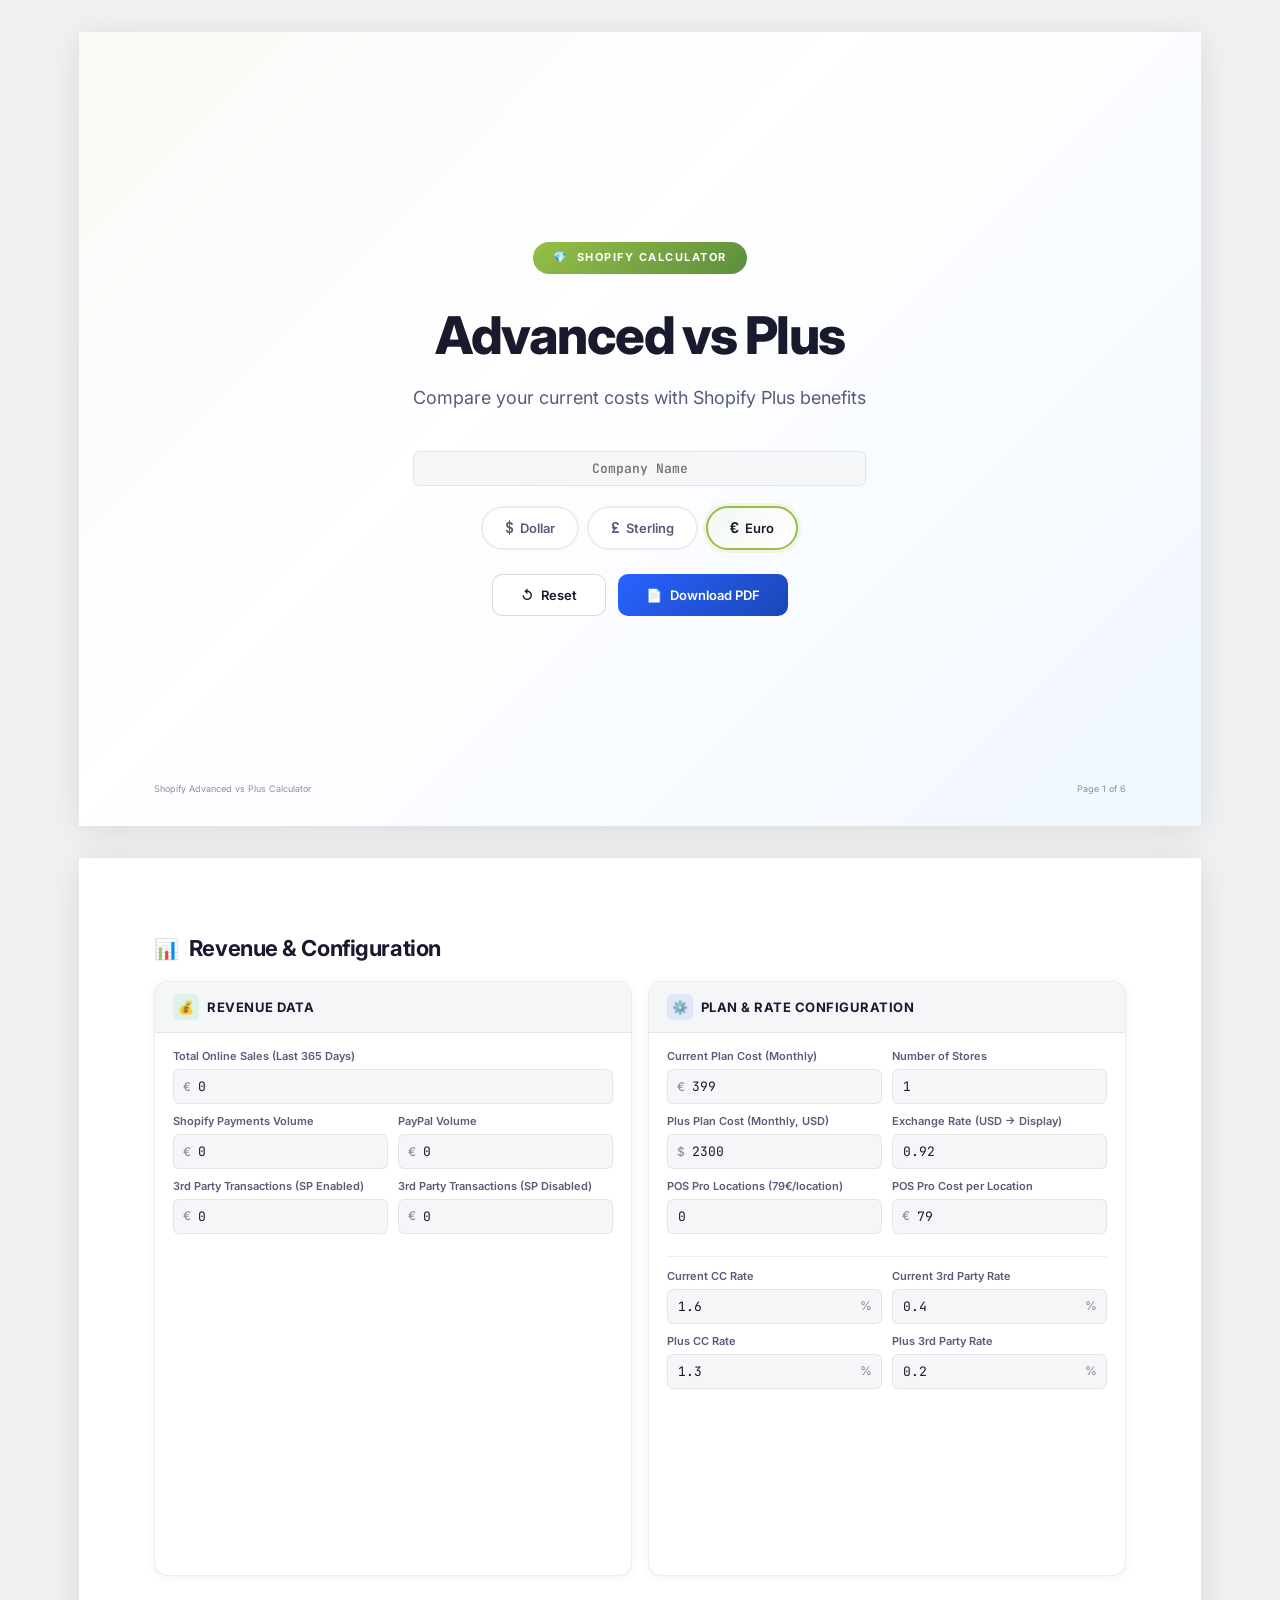
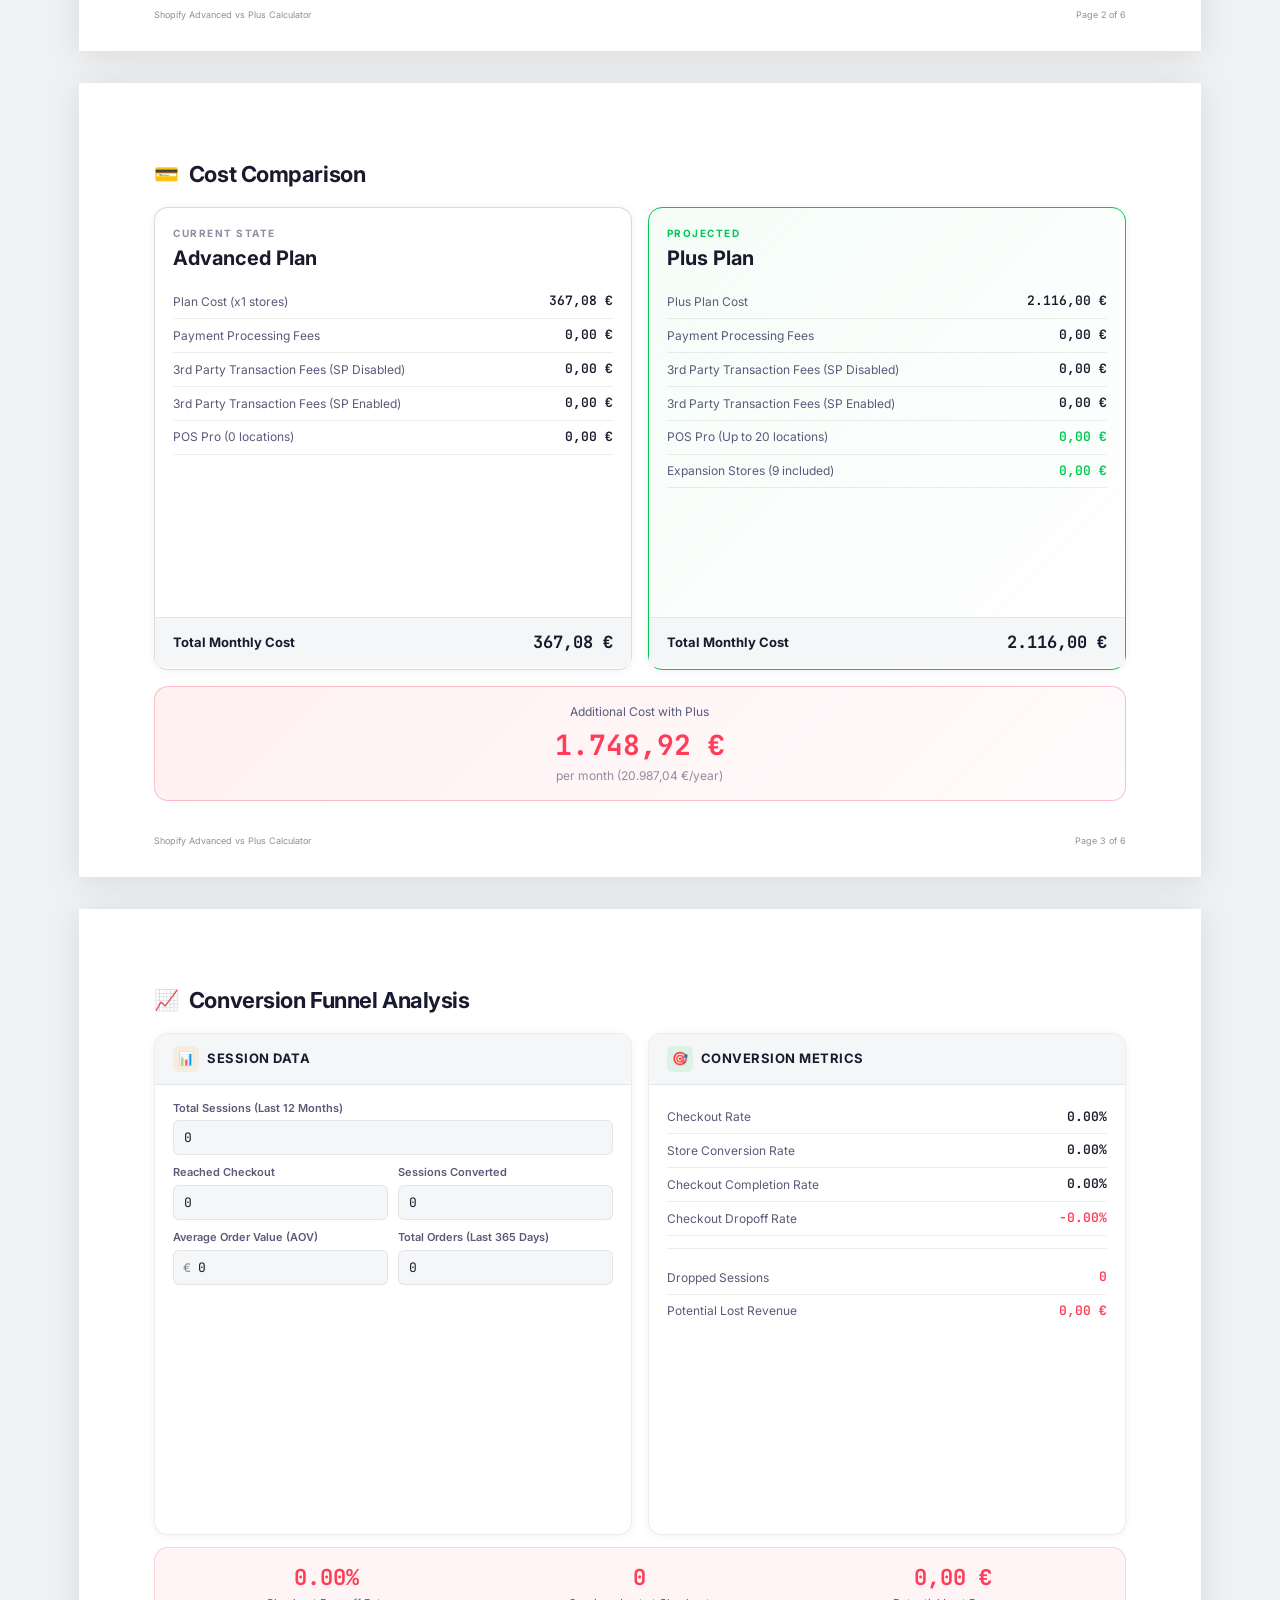
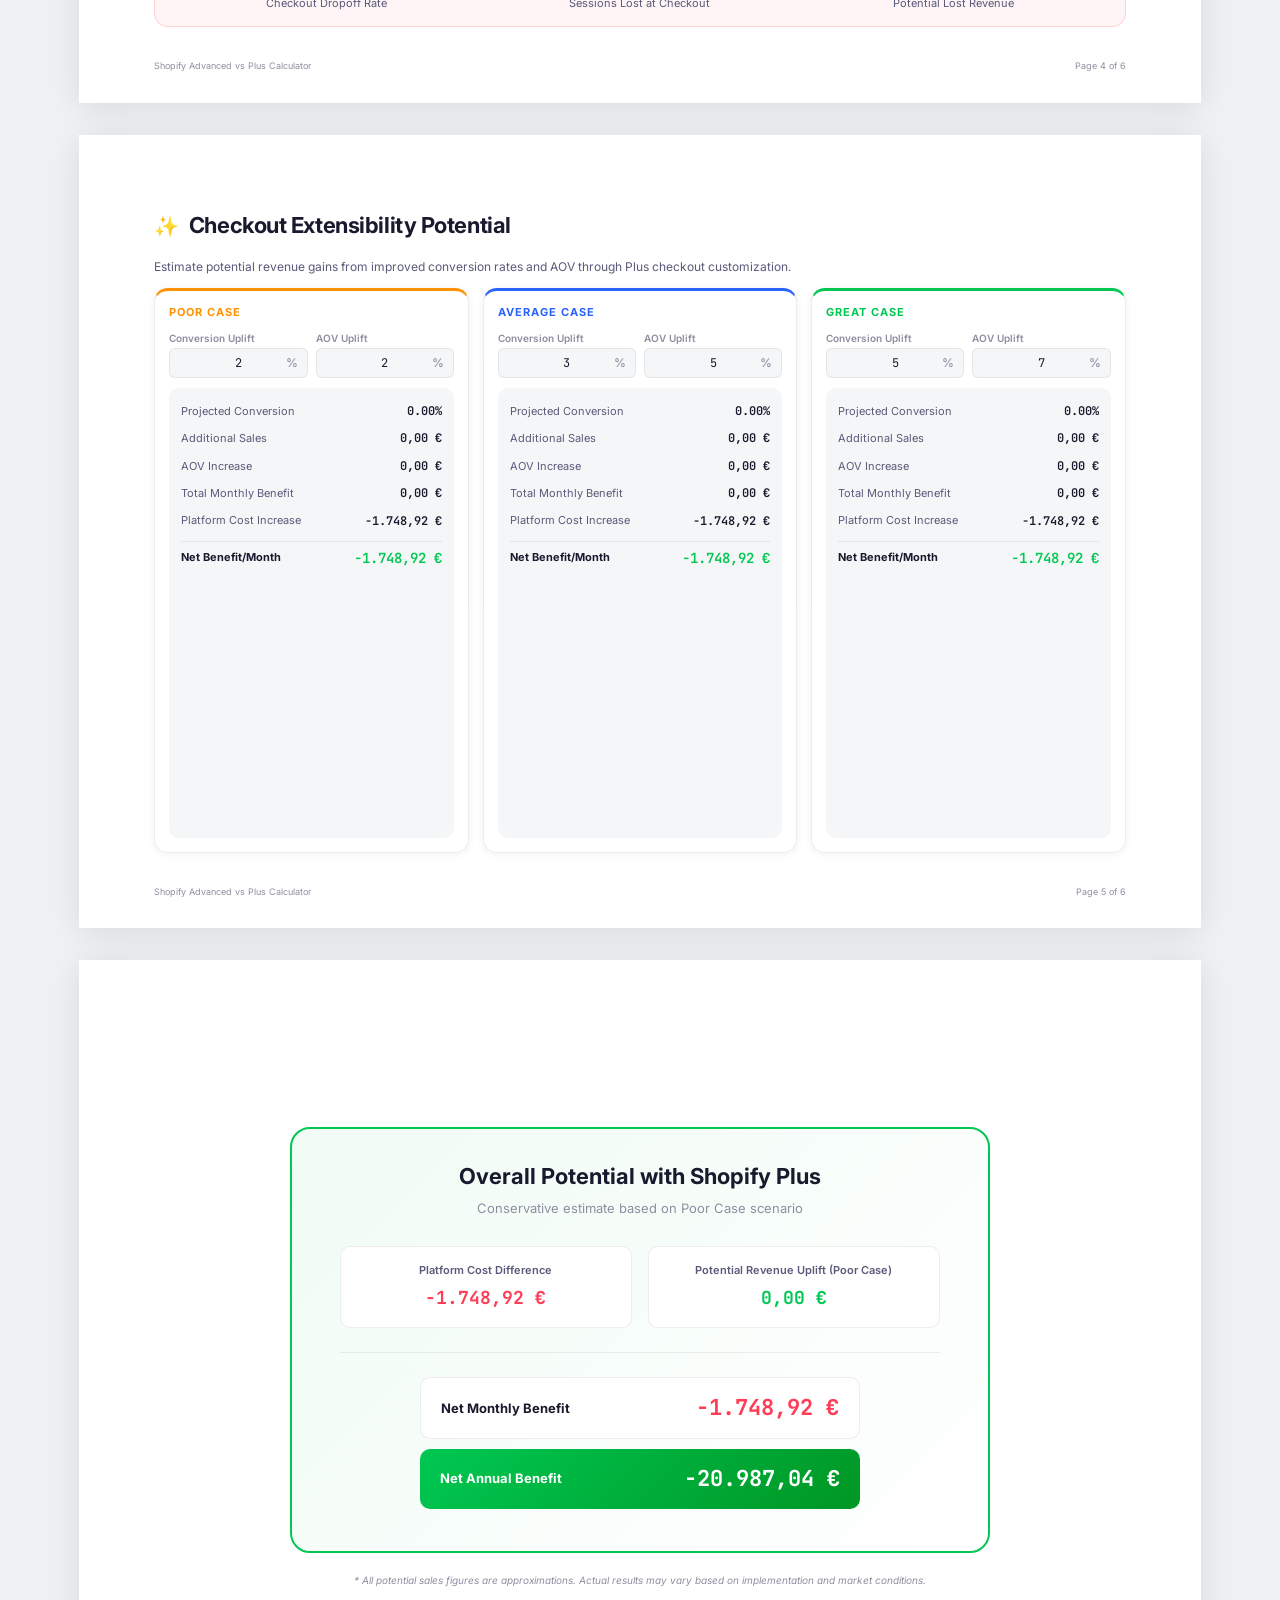
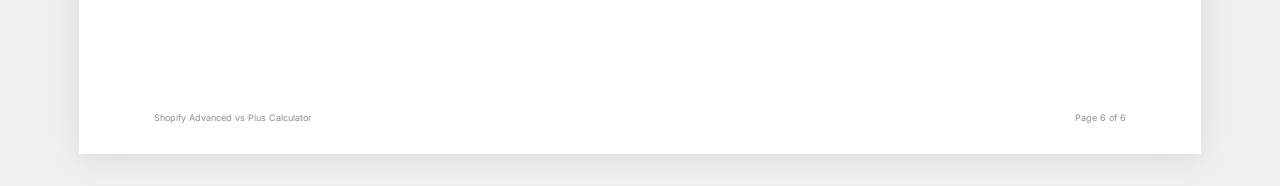
<file: Other_calculator/index.html>
<!DOCTYPE html>
<html lang="en">
<head>
    <meta charset="UTF-8">
    <meta name="viewport" content="width=device-width, initial-scale=1.0">
    <title>Shopify Advanced vs Plus Calculator</title>
    <link rel="preconnect" href="https://fonts.googleapis.com">
    <link rel="preconnect" href="https://fonts.gstatic.com" crossorigin>
    <link href="https://fonts.googleapis.com/css2?family=Inter:wght@300;400;500;600;700;800&family=JetBrains+Mono:wght@400;500;600&display=swap" rel="stylesheet">
    <style>
        :root {
            --page-width: 297mm;
            --page-height: 210mm;
            --page-padding: 20mm;
            --bg-primary: #f0f1f3;
            --bg-secondary: #ffffff;
            --bg-card: #ffffff;
            --bg-input: #f5f6f8;
            --text-primary: #1a1a2e;
            --text-secondary: #5a5a7a;
            --text-muted: #8e8ea0;
            --accent-green: #00c853;
            --accent-green-dim: rgba(0, 200, 83, 0.10);
            --accent-red: #ff3d57;
            --accent-red-dim: rgba(255, 61, 87, 0.10);
            --accent-blue: #2962ff;
            --accent-orange: #ff9100;
            --border-color: rgba(0, 0, 0, 0.07);
            --border-highlight: rgba(0, 0, 0, 0.14);
            --shadow-card: 0 1px 8px rgba(0, 0, 0, 0.06);
            --radius-sm: 6px;
            --radius-md: 10px;
            --radius-lg: 14px;
            --radius-xl: 20px;
        }

        @page {
            size: A4 landscape;
            margin: 0;
        }

        * { margin: 0; padding: 0; box-sizing: border-box; }

        body {
            font-family: 'Inter', -apple-system, BlinkMacSystemFont, sans-serif;
            background: var(--bg-primary);
            color: var(--text-primary);
            line-height: 1.45;
            -webkit-print-color-adjust: exact;
            print-color-adjust: exact;
        }

        .pages-wrapper {
            display: flex;
            flex-direction: column;
            align-items: center;
            gap: 32px;
            padding: 32px 0;
        }

        .page {
            width: var(--page-width);
            height: var(--page-height);
            background: var(--bg-secondary);
            padding: var(--page-padding);
            box-shadow: 0 4px 32px rgba(0, 0, 0, 0.1);
            position: relative;
            overflow: hidden;
            page-break-after: always;
            page-break-inside: avoid;
            display: flex;
            flex-direction: column;
        }

        .page:last-child {
            page-break-after: auto;
        }

        .page-footer {
            position: absolute;
            bottom: 8mm;
            left: var(--page-padding);
            right: var(--page-padding);
            display: flex;
            justify-content: space-between;
            font-size: 9px;
            color: var(--text-muted);
        }

        /* ===== PAGE 1: COVER ===== */
        .cover-page {
            justify-content: center;
            align-items: center;
            text-align: center;
            background: linear-gradient(135deg, #f8faf5 0%, #ffffff 40%, #f0f7ff 100%);
        }

        .cover-badge {
            display: inline-flex;
            align-items: center;
            gap: 8px;
            padding: 8px 20px;
            background: linear-gradient(135deg, #95bf47 0%, #5e8e3e 100%);
            border-radius: 100px;
            font-size: 11px;
            font-weight: 700;
            text-transform: uppercase;
            letter-spacing: 1.5px;
            color: #fff;
            margin-bottom: 24px;
        }

        .cover-title {
            font-size: 52px;
            font-weight: 800;
            letter-spacing: -0.03em;
            color: var(--text-primary);
            margin-bottom: 12px;
        }

        .cover-subtitle {
            font-size: 18px;
            color: var(--text-secondary);
            font-weight: 400;
            margin-bottom: 40px;
        }

        .company-input input {
            background: var(--bg-input);
            border: 2px solid var(--border-color);
            border-radius: var(--radius-md);
            padding: 14px 24px;
            font-size: 20px;
            font-weight: 600;
            color: var(--text-primary);
            text-align: center;
            width: 360px;
            transition: all 0.2s ease;
            font-family: inherit;
        }

        .company-input input:focus {
            outline: none;
            border-color: #95bf47;
            box-shadow: 0 0 0 4px rgba(149, 191, 71, 0.15);
        }

        .currency-selector {
            display: flex;
            gap: 8px;
            justify-content: center;
            margin-top: 20px;
            margin-bottom: 8px;
        }

        .currency-btn {
            display: inline-flex;
            align-items: center;
            gap: 6px;
            padding: 10px 22px;
            border-radius: 100px;
            font-size: 13px;
            font-weight: 600;
            cursor: pointer;
            transition: all 0.2s ease;
            border: 2px solid var(--border-color);
            background: #ffffff;
            color: var(--text-secondary);
            font-family: inherit;
        }

        .currency-btn:hover {
            border-color: var(--border-highlight);
            background: var(--bg-input);
        }

        .currency-btn.active {
            border-color: #95bf47;
            background: linear-gradient(135deg, rgba(149, 191, 71, 0.08) 0%, #ffffff 100%);
            color: var(--text-primary);
            box-shadow: 0 0 0 3px rgba(149, 191, 71, 0.12);
        }

        .currency-btn .currency-symbol {
            font-family: 'JetBrains Mono', monospace;
            font-size: 15px;
            font-weight: 700;
        }

        .action-buttons {
            display: flex;
            gap: 12px;
            justify-content: center;
            margin-top: 24px;
        }

        .btn {
            display: inline-flex;
            align-items: center;
            gap: 8px;
            padding: 12px 28px;
            border-radius: var(--radius-md);
            font-size: 13px;
            font-weight: 600;
            cursor: pointer;
            transition: all 0.2s ease;
            border: none;
            font-family: inherit;
        }

        .btn-primary {
            background: linear-gradient(135deg, #2962ff 0%, #1a47b8 100%);
            color: #fff;
        }

        .btn-primary:hover {
            transform: translateY(-2px);
            box-shadow: 0 4px 16px rgba(41, 98, 255, 0.35);
        }

        .btn-secondary {
            background: #ffffff;
            color: var(--text-primary);
            border: 1px solid var(--border-highlight);
        }

        .btn-secondary:hover {
            background: var(--bg-input);
        }

        /* ===== SHARED COMPONENTS ===== */
        .page-title {
            font-size: 22px;
            font-weight: 700;
            letter-spacing: -0.02em;
            margin-bottom: 16px;
            display: flex;
            align-items: center;
            gap: 10px;
        }

        .page-title .icon {
            font-size: 20px;
        }

        .card {
            background: var(--bg-card);
            border-radius: var(--radius-lg);
            border: 1px solid var(--border-color);
            overflow: hidden;
            box-shadow: var(--shadow-card);
        }

        .card-header {
            padding: 12px 18px;
            border-bottom: 1px solid var(--border-color);
            display: flex;
            align-items: center;
            justify-content: space-between;
            background: var(--bg-input);
        }

        .card-header h2 {
            font-size: 13px;
            font-weight: 700;
            display: flex;
            align-items: center;
            gap: 8px;
            text-transform: uppercase;
            letter-spacing: 0.5px;
        }

        .card-header .badge {
            width: 26px;
            height: 26px;
            border-radius: var(--radius-sm);
            display: flex;
            align-items: center;
            justify-content: center;
            font-size: 13px;
        }

        .badge-green { background: var(--accent-green-dim); }
        .badge-blue { background: rgba(41, 98, 255, 0.10); }
        .badge-orange { background: rgba(255, 145, 0, 0.10); }

        .card-body {
            padding: 16px 18px;
        }

        .input-group {
            margin-bottom: 10px;
        }

        .input-group:last-child {
            margin-bottom: 0;
        }

        .input-label {
            display: block;
            font-size: 11px;
            font-weight: 600;
            color: var(--text-secondary);
            margin-bottom: 4px;
        }

        .input-wrapper {
            position: relative;
        }

        .input-prefix, .input-suffix {
            position: absolute;
            top: 50%;
            transform: translateY(-50%);
            font-size: 12px;
            color: var(--text-muted);
            pointer-events: none;
            font-weight: 500;
        }

        .input-prefix { left: 10px; }
        .input-suffix { right: 10px; }

        input[type="number"], input[type="text"] {
            width: 100%;
            background: var(--bg-input);
            border: 1px solid var(--border-color);
            border-radius: var(--radius-sm);
            padding: 8px 10px;
            font-size: 13px;
            font-family: 'JetBrains Mono', monospace;
            color: var(--text-primary);
            transition: all 0.2s ease;
        }

        input.has-prefix { padding-left: 24px; }
        input.has-suffix { padding-right: 28px; }

        input[type="number"]:focus, input[type="text"]:focus {
            outline: none;
            border-color: var(--accent-blue);
            box-shadow: 0 0 0 3px rgba(41, 98, 255, 0.12);
        }

        input::-webkit-outer-spin-button,
        input::-webkit-inner-spin-button {
            -webkit-appearance: none;
            margin: 0;
        }

        .input-row {
            display: grid;
            grid-template-columns: repeat(2, 1fr);
            gap: 10px;
        }

        .divider {
            height: 1px;
            background: var(--border-color);
            margin: 12px 0;
        }

        .result-row {
            display: flex;
            justify-content: space-between;
            align-items: center;
            padding: 7px 0;
            border-bottom: 1px solid var(--border-color);
        }

        .result-row:last-child { border-bottom: none; }

        .result-label {
            font-size: 12px;
            color: var(--text-secondary);
        }

        .result-value {
            font-family: 'JetBrains Mono', monospace;
            font-size: 13px;
            font-weight: 600;
        }

        .result-value.positive { color: var(--accent-green); }
        .result-value.negative { color: var(--accent-red); }

        .total-row {
            background: var(--bg-input);
            margin: 0 -18px -16px;
            padding: 12px 18px;
            display: flex;
            justify-content: space-between;
            align-items: center;
            border-top: 1px solid var(--border-color);
        }

        .total-label {
            font-size: 13px;
            font-weight: 700;
        }

        .total-value {
            font-family: 'JetBrains Mono', monospace;
            font-size: 17px;
            font-weight: 700;
        }

        /* ===== PAGE 2: INPUTS ===== */
        .inputs-grid {
            display: grid;
            grid-template-columns: 1fr 1fr;
            gap: 16px;
            flex: 1;
        }

        /* ===== PAGE 3: COMPARISON ===== */
        .comparison-grid {
            display: grid;
            grid-template-columns: 1fr 1fr;
            gap: 16px;
            flex: 1;
        }

        .comparison-card {
            background: var(--bg-card);
            border-radius: var(--radius-lg);
            border: 1px solid var(--border-color);
            padding: 18px;
            box-shadow: var(--shadow-card);
            display: flex;
            flex-direction: column;
        }

        .comparison-card.current {
            border-color: var(--border-highlight);
        }

        .comparison-card.plus {
            border-color: var(--accent-green);
            background: linear-gradient(135deg, rgba(0, 200, 83, 0.04) 0%, #ffffff 100%);
        }

        .comparison-title {
            font-size: 10px;
            font-weight: 700;
            text-transform: uppercase;
            letter-spacing: 1.5px;
            color: var(--text-muted);
            margin-bottom: 4px;
        }

        .comparison-card.plus .comparison-title {
            color: var(--accent-green);
        }

        .comparison-card h3 {
            font-size: 20px;
            font-weight: 700;
            margin-bottom: 12px;
        }

        .savings-banner {
            background: linear-gradient(135deg, rgba(0, 200, 83, 0.08) 0%, rgba(0, 200, 83, 0.02) 100%);
            border: 1px solid rgba(0, 200, 83, 0.3);
            border-radius: var(--radius-lg);
            padding: 16px;
            text-align: center;
            margin-top: 16px;
        }

        .savings-banner.cost {
            background: linear-gradient(135deg, rgba(255, 61, 87, 0.08) 0%, rgba(255, 61, 87, 0.02) 100%);
            border-color: rgba(255, 61, 87, 0.3);
        }

        .savings-label {
            font-size: 12px;
            color: var(--text-secondary);
            margin-bottom: 4px;
        }

        .savings-amount {
            font-family: 'JetBrains Mono', monospace;
            font-size: 28px;
            font-weight: 700;
            color: var(--accent-green);
        }

        .savings-banner.cost .savings-amount {
            color: var(--accent-red);
        }

        .savings-period {
            font-size: 12px;
            color: var(--text-muted);
            margin-top: 2px;
        }

        /* ===== PAGE 4: FUNNEL ===== */
        .funnel-grid {
            display: grid;
            grid-template-columns: 1fr 1fr;
            gap: 16px;
            flex: 1;
        }

        .dropoff-banner {
            background: rgba(255, 61, 87, 0.05);
            border: 1px solid rgba(255, 61, 87, 0.2);
            border-radius: var(--radius-lg);
            padding: 14px 20px;
            display: flex;
            justify-content: space-around;
            align-items: center;
            margin-top: 12px;
        }

        .dropoff-stat { text-align: center; }

        .dropoff-value {
            font-family: 'JetBrains Mono', monospace;
            font-size: 22px;
            font-weight: 700;
            color: var(--accent-red);
        }

        .dropoff-label {
            font-size: 11px;
            color: var(--text-secondary);
            margin-top: 2px;
        }

        /* ===== PAGE 5: UPLIFT ===== */
        .uplift-grid {
            display: grid;
            grid-template-columns: repeat(3, 1fr);
            gap: 14px;
            flex: 1;
        }

        .uplift-card {
            background: var(--bg-card);
            border-radius: var(--radius-lg);
            border: 1px solid var(--border-color);
            padding: 14px;
            box-shadow: var(--shadow-card);
            display: flex;
            flex-direction: column;
        }

        .uplift-card.poor { border-top: 3px solid var(--accent-orange); }
        .uplift-card.average { border-top: 3px solid var(--accent-blue); }
        .uplift-card.great { border-top: 3px solid var(--accent-green); }

        .uplift-scenario {
            font-size: 11px;
            font-weight: 700;
            text-transform: uppercase;
            letter-spacing: 1px;
            margin-bottom: 10px;
        }

        .uplift-card.poor .uplift-scenario { color: var(--accent-orange); }
        .uplift-card.average .uplift-scenario { color: var(--accent-blue); }
        .uplift-card.great .uplift-scenario { color: var(--accent-green); }

        .uplift-inputs {
            display: grid;
            grid-template-columns: repeat(2, 1fr);
            gap: 8px;
            margin-bottom: 10px;
        }

        .uplift-input-group label {
            display: block;
            font-size: 10px;
            color: var(--text-muted);
            margin-bottom: 3px;
            font-weight: 600;
        }

        .uplift-input-group input {
            text-align: center;
            font-size: 12px;
            padding: 6px;
        }

        .uplift-result {
            background: var(--bg-input);
            border-radius: var(--radius-md);
            padding: 10px 12px;
            flex: 1;
        }

        .uplift-result-row {
            display: flex;
            justify-content: space-between;
            align-items: center;
            padding: 5px 0;
        }

        .uplift-result-label {
            font-size: 11px;
            color: var(--text-secondary);
        }

        .uplift-result-value {
            font-family: 'JetBrains Mono', monospace;
            font-size: 12px;
            font-weight: 600;
        }

        .net-benefit {
            margin-top: 6px;
            padding-top: 6px;
            border-top: 1px solid var(--border-color);
        }

        .net-benefit .uplift-result-label {
            font-weight: 700;
            color: var(--text-primary);
        }

        .net-benefit .uplift-result-value {
            font-size: 14px;
            color: #00c853;
        }

        /* ===== PAGE 6: SUMMARY ===== */
        .summary-page-content {
            flex: 1;
            display: flex;
            flex-direction: column;
            justify-content: center;
            align-items: center;
        }

        .summary-card {
            background: linear-gradient(135deg, rgba(0, 200, 83, 0.06) 0%, #ffffff 100%);
            border: 2px solid var(--accent-green);
            border-radius: var(--radius-xl);
            padding: 32px 48px;
            text-align: center;
            width: 100%;
            max-width: 700px;
        }

        .summary-title {
            font-size: 22px;
            font-weight: 700;
            color: var(--text-primary);
            margin-bottom: 6px;
        }

        .summary-subtitle {
            font-size: 13px;
            color: var(--text-muted);
            margin-bottom: 28px;
        }

        .summary-grid {
            display: grid;
            grid-template-columns: repeat(2, 1fr);
            gap: 16px;
            margin-bottom: 24px;
        }

        .summary-item {
            background: #ffffff;
            border: 1px solid var(--border-color);
            border-radius: var(--radius-md);
            padding: 16px;
        }

        .summary-label {
            display: block;
            font-size: 11px;
            color: var(--text-secondary);
            margin-bottom: 6px;
            font-weight: 600;
        }

        .summary-value {
            display: block;
            font-family: 'JetBrains Mono', monospace;
            font-size: 18px;
            font-weight: 700;
            color: var(--text-primary);
        }

        .summary-value.positive { color: #00c853; }
        .summary-value.negative { color: var(--accent-red); }

        .summary-divider {
            height: 1px;
            background: var(--border-color);
            margin-bottom: 24px;
        }

        .summary-total-row {
            display: flex;
            justify-content: space-between;
            align-items: center;
            padding: 14px 20px;
            background: #ffffff;
            border: 1px solid var(--border-color);
            border-radius: var(--radius-md);
            margin-bottom: 10px;
        }

        .summary-total-row.annual {
            background: linear-gradient(135deg, #00c853 0%, #009624 100%);
            border: none;
        }

        .summary-total-row.annual .summary-total-label,
        .summary-total-row.annual .summary-total-value {
            color: #ffffff;
        }

        .summary-total-label {
            font-size: 13px;
            font-weight: 700;
            color: var(--text-primary);
        }

        .summary-total-value {
            font-family: 'JetBrains Mono', monospace;
            font-size: 22px;
            font-weight: 700;
            color: #00c853;
        }

        .footer-note {
            text-align: center;
            margin-top: 20px;
            color: var(--text-muted);
            font-size: 10px;
            font-style: italic;
        }

        /* ===== PRINT STYLES ===== */
        @media print {
            body {
                background: #fff !important;
            }

            .pages-wrapper {
                gap: 0;
                padding: 0;
            }

            .page {
                box-shadow: none !important;
                margin: 0;
            }

            .action-buttons, .currency-selector {
                display: none !important;
            }

            .company-input input {
                border-color: transparent;
                background: transparent;
            }

            input[type="number"], input[type="text"] {
                border-color: transparent;
                background: transparent;
            }
        }
    </style>
</head>
<body>
    <div class="pages-wrapper">

        <!-- ==================== PAGE 1: COVER ==================== -->
        <div class="page cover-page">
            <div>
                <div class="cover-badge">
                    <span>💎</span> Shopify Calculator
                </div>
                <h1 class="cover-title">Advanced vs Plus</h1>
                <p class="cover-subtitle">Compare your current costs with Shopify Plus benefits</p>
                <div class="company-input">
                    <input type="text" id="companyName" value="" placeholder="Company Name">
                </div>
                <div class="currency-selector">
                    <button class="currency-btn" data-currency="USD" onclick="setCurrency('USD')">
                        <span class="currency-symbol">$</span> Dollar
                    </button>
                    <button class="currency-btn" data-currency="GBP" onclick="setCurrency('GBP')">
                        <span class="currency-symbol">£</span> Sterling
                    </button>
                    <button class="currency-btn active" data-currency="EUR" onclick="setCurrency('EUR')">
                        <span class="currency-symbol">€</span> Euro
                    </button>
                </div>
                <div class="action-buttons">
                    <button class="btn btn-secondary" onclick="resetCalculator()">
                        <span>↺</span> Reset
                    </button>
                    <button class="btn btn-primary" onclick="downloadPDF()">
                        <span>📄</span> Download PDF
                    </button>
                </div>
            </div>
            <div class="page-footer">
                <span>Shopify Advanced vs Plus Calculator</span>
                <span>Page 1 of 6</span>
            </div>
        </div>

        <!-- ==================== PAGE 2: INPUTS ==================== -->
        <div class="page">
            <h2 class="page-title"><span class="icon">📊</span> Revenue & Configuration</h2>
            <div class="inputs-grid">
                <div class="card">
                    <div class="card-header">
                        <h2><span class="badge badge-green">💰</span> Revenue Data</h2>
                    </div>
                    <div class="card-body">
                        <div class="input-group">
                            <label class="input-label">Total Online Sales (Last 365 Days)</label>
                            <div class="input-wrapper">
                                <span class="input-prefix">€</span>
                                <input type="number" id="totalRevenue" class="has-prefix" value="0" placeholder="0">
                            </div>
                        </div>
                        <div class="input-row">
                            <div class="input-group">
                                <label class="input-label">Shopify Payments Volume</label>
                                <div class="input-wrapper">
                                    <span class="input-prefix">€</span>
                                    <input type="number" id="spVolume" class="has-prefix" value="0" placeholder="0">
                                </div>
                            </div>
                            <div class="input-group">
                                <label class="input-label">PayPal Volume</label>
                                <div class="input-wrapper">
                                    <span class="input-prefix">€</span>
                                    <input type="number" id="paypalVolume" class="has-prefix" value="0" placeholder="0">
                                </div>
                            </div>
                        </div>
                        <div class="input-row">
                            <div class="input-group">
                                <label class="input-label">3rd Party Transactions (SP Enabled)</label>
                                <div class="input-wrapper">
                                    <span class="input-prefix">€</span>
                                    <input type="number" id="thirdPartySpEnabled" class="has-prefix" value="0" placeholder="0">
                                </div>
                            </div>
                            <div class="input-group">
                                <label class="input-label">3rd Party Transactions (SP Disabled)</label>
                                <div class="input-wrapper">
                                    <span class="input-prefix">€</span>
                                    <input type="number" id="thirdPartySpDisabled" class="has-prefix" value="0" placeholder="0">
                                </div>
                            </div>
                        </div>
                    </div>
                </div>

                <div class="card">
                    <div class="card-header">
                        <h2><span class="badge badge-blue">⚙️</span> Plan & Rate Configuration</h2>
                    </div>
                    <div class="card-body">
                        <div class="input-row">
                            <div class="input-group">
                                <label class="input-label">Current Plan Cost (Monthly)</label>
                                <div class="input-wrapper">
                                    <span class="input-prefix">€</span>
                                    <input type="number" id="currentPlanCost" class="has-prefix" value="399" placeholder="399">
                                </div>
                            </div>
                            <div class="input-group">
                                <label class="input-label">Number of Stores</label>
                                <input type="number" id="numStores" value="1" placeholder="1">
                            </div>
                        </div>
                        <div class="input-row">
                            <div class="input-group">
                                <label class="input-label">Plus Plan Cost (Monthly, USD)</label>
                                <div class="input-wrapper">
                                    <span class="input-prefix" data-fixed>$</span>
                                    <input type="number" id="plusPlanCost" class="has-prefix" value="2300" placeholder="2300">
                                </div>
                            </div>
                            <div class="input-group">
                                <label class="input-label">Exchange Rate (USD → Display)</label>
                                <input type="number" id="exchangeRate" value="0.92" step="0.01" placeholder="0.92">
                            </div>
                        </div>
                        <div class="input-row">
                            <div class="input-group">
                                <label class="input-label">POS Pro Locations (79€/location)</label>
                                <input type="number" id="posProLocations" value="0" placeholder="0">
                            </div>
                            <div class="input-group">
                                <label class="input-label">POS Pro Cost per Location</label>
                                <div class="input-wrapper">
                                    <span class="input-prefix">€</span>
                                    <input type="number" id="posProCostPerLocation" class="has-prefix" value="79" placeholder="79">
                                </div>
                            </div>
                        </div>
                        <div class="divider"></div>
                        <div class="input-row">
                            <div class="input-group">
                                <label class="input-label">Current CC Rate</label>
                                <div class="input-wrapper">
                                    <input type="number" id="currentCcRate" class="has-suffix" value="1.6" step="0.01" placeholder="1.6">
                                    <span class="input-suffix">%</span>
                                </div>
                            </div>
                            <div class="input-group">
                                <label class="input-label">Current 3rd Party Rate</label>
                                <div class="input-wrapper">
                                    <input type="number" id="current3rdPartyRate" class="has-suffix" value="0.4" step="0.01" placeholder="0.4">
                                    <span class="input-suffix">%</span>
                                </div>
                            </div>
                        </div>
                        <div class="input-row">
                            <div class="input-group">
                                <label class="input-label">Plus CC Rate</label>
                                <div class="input-wrapper">
                                    <input type="number" id="plusCcRate" class="has-suffix" value="1.3" step="0.01" placeholder="1.3">
                                    <span class="input-suffix">%</span>
                                </div>
                            </div>
                            <div class="input-group">
                                <label class="input-label">Plus 3rd Party Rate</label>
                                <div class="input-wrapper">
                                    <input type="number" id="plus3rdPartyRate" class="has-suffix" value="0.2" step="0.01" placeholder="0.2">
                                    <span class="input-suffix">%</span>
                                </div>
                            </div>
                        </div>
                    </div>
                </div>
            </div>
            <div class="page-footer">
                <span>Shopify Advanced vs Plus Calculator</span>
                <span>Page 2 of 6</span>
            </div>
        </div>

        <!-- ==================== PAGE 3: COST COMPARISON ==================== -->
        <div class="page">
            <h2 class="page-title"><span class="icon">💳</span> Cost Comparison</h2>
            <div class="comparison-grid">
                <div class="comparison-card current">
                    <span class="comparison-title">Current State</span>
                    <h3>Advanced Plan</h3>
                    <div class="result-row">
                        <span class="result-label">Plan Cost (x<span id="storeCountDisplay">1</span> stores)</span>
                        <span class="result-value" id="currentPlanTotal">0,00 €</span>
                    </div>
                    <div class="result-row">
                        <span class="result-label">Payment Processing Fees</span>
                        <span class="result-value" id="currentPaymentFees">0,00 €</span>
                    </div>
                    <div class="result-row">
                        <span class="result-label">3rd Party Transaction Fees (SP Disabled)</span>
                        <span class="result-value" id="currentThirdPartyDisabled">0,00 €</span>
                    </div>
                    <div class="result-row">
                        <span class="result-label">3rd Party Transaction Fees (SP Enabled)</span>
                        <span class="result-value" id="currentThirdPartyEnabled">0,00 €</span>
                    </div>
                    <div class="result-row">
                        <span class="result-label">POS Pro (<span id="posProLocationsDisplay">0</span> locations)</span>
                        <span class="result-value" id="currentPosProCost">0,00 €</span>
                    </div>
                    <div style="flex:1"></div>
                    <div class="total-row">
                        <span class="total-label">Total Monthly Cost</span>
                        <span class="total-value" id="currentTotalMonthly">0,00 €</span>
                    </div>
                </div>

                <div class="comparison-card plus">
                    <span class="comparison-title">Projected</span>
                    <h3>Plus Plan</h3>
                    <div class="result-row">
                        <span class="result-label">Plus Plan Cost</span>
                        <span class="result-value" id="plusPlanDisplay">0,00 €</span>
                    </div>
                    <div class="result-row">
                        <span class="result-label">Payment Processing Fees</span>
                        <span class="result-value" id="plusPaymentFees">0,00 €</span>
                    </div>
                    <div class="result-row">
                        <span class="result-label">3rd Party Transaction Fees (SP Disabled)</span>
                        <span class="result-value" id="plusThirdPartyDisabled">0,00 €</span>
                    </div>
                    <div class="result-row">
                        <span class="result-label">3rd Party Transaction Fees (SP Enabled)</span>
                        <span class="result-value" id="plusThirdPartyEnabled">0,00 €</span>
                    </div>
                    <div class="result-row">
                        <span class="result-label">POS Pro (Up to 20 locations)</span>
                        <span class="result-value positive" id="plusPosProCost">0,00 €</span>
                    </div>
                    <div class="result-row">
                        <span class="result-label">Expansion Stores (9 included)</span>
                        <span class="result-value positive" id="plusExpansionStores">0,00 €</span>
                    </div>
                    <div style="flex:1"></div>
                    <div class="total-row">
                        <span class="total-label">Total Monthly Cost</span>
                        <span class="total-value" id="plusTotalMonthly">0,00 €</span>
                    </div>
                </div>
            </div>

            <div class="savings-banner" id="savingsBanner">
                <p class="savings-label" id="savingsLabel">Cost of Upgrading to Plus</p>
                <p class="savings-amount" id="savingsAmount">0,00 €</p>
                <p class="savings-period">per month (<span id="savingsAnnual">0,00 €</span>/year)</p>
            </div>
            <div class="page-footer">
                <span>Shopify Advanced vs Plus Calculator</span>
                <span>Page 3 of 6</span>
            </div>
        </div>

        <!-- ==================== PAGE 4: CONVERSION FUNNEL ==================== -->
        <div class="page">
            <h2 class="page-title"><span class="icon">📈</span> Conversion Funnel Analysis</h2>
            <div class="funnel-grid">
                <div class="card">
                    <div class="card-header">
                        <h2><span class="badge badge-orange">📊</span> Session Data</h2>
                    </div>
                    <div class="card-body">
                        <div class="input-group">
                            <label class="input-label">Total Sessions (Last 12 Months)</label>
                            <input type="number" id="totalSessions" value="0" placeholder="0">
                        </div>
                        <div class="input-row">
                            <div class="input-group">
                                <label class="input-label">Reached Checkout</label>
                                <input type="number" id="reachedCheckout" value="0" placeholder="0">
                            </div>
                            <div class="input-group">
                                <label class="input-label">Sessions Converted</label>
                                <input type="number" id="sessionsConverted" value="0" placeholder="0">
                            </div>
                        </div>
                        <div class="input-row">
                            <div class="input-group">
                                <label class="input-label">Average Order Value (AOV)</label>
                                <div class="input-wrapper">
                                    <span class="input-prefix">€</span>
                                    <input type="number" id="aov" class="has-prefix" value="0" step="0.01" placeholder="0">
                                </div>
                            </div>
                            <div class="input-group">
                                <label class="input-label">Total Orders (Last 365 Days)</label>
                                <input type="number" id="totalOrders" value="0" placeholder="0">
                            </div>
                        </div>
                    </div>
                </div>

                <div class="card">
                    <div class="card-header">
                        <h2><span class="badge badge-green">🎯</span> Conversion Metrics</h2>
                    </div>
                    <div class="card-body">
                        <div class="result-row">
                            <span class="result-label">Checkout Rate</span>
                            <span class="result-value" id="checkoutRate">0.00%</span>
                        </div>
                        <div class="result-row">
                            <span class="result-label">Store Conversion Rate</span>
                            <span class="result-value" id="conversionRate">0.00%</span>
                        </div>
                        <div class="result-row">
                            <span class="result-label">Checkout Completion Rate</span>
                            <span class="result-value" id="checkoutCompletionRate">0.00%</span>
                        </div>
                        <div class="result-row">
                            <span class="result-label">Checkout Dropoff Rate</span>
                            <span class="result-value negative" id="dropoffRate">-0.00%</span>
                        </div>
                        <div class="divider"></div>
                        <div class="result-row">
                            <span class="result-label">Dropped Sessions</span>
                            <span class="result-value negative" id="droppedSessions">0</span>
                        </div>
                        <div class="result-row">
                            <span class="result-label">Potential Lost Revenue</span>
                            <span class="result-value negative" id="potentialLostRevenue">0,00 €</span>
                        </div>
                    </div>
                </div>
            </div>

            <div class="dropoff-banner">
                <div class="dropoff-stat">
                    <div class="dropoff-value" id="dropoffRateBig">0.00%</div>
                    <div class="dropoff-label">Checkout Dropoff Rate</div>
                </div>
                <div class="dropoff-stat">
                    <div class="dropoff-value" id="droppedSessionsBig">0</div>
                    <div class="dropoff-label">Sessions Lost at Checkout</div>
                </div>
                <div class="dropoff-stat">
                    <div class="dropoff-value" id="lostRevenueBig">0,00 €</div>
                    <div class="dropoff-label">Potential Lost Revenue</div>
                </div>
            </div>
            <div class="page-footer">
                <span>Shopify Advanced vs Plus Calculator</span>
                <span>Page 4 of 6</span>
            </div>
        </div>

        <!-- ==================== PAGE 5: CHECKOUT EXTENSIBILITY ==================== -->
        <div class="page">
            <h2 class="page-title"><span class="icon">✨</span> Checkout Extensibility Potential</h2>
            <p style="color: var(--text-secondary); margin-bottom: 12px; font-size: 12px;">Estimate potential revenue gains from improved conversion rates and AOV through Plus checkout customization.</p>

            <div class="uplift-grid">
                <div class="uplift-card poor">
                    <span class="uplift-scenario">Poor Case</span>
                    <div class="uplift-inputs">
                        <div class="uplift-input-group">
                            <label>Conversion Uplift</label>
                            <div class="input-wrapper">
                                <input type="number" id="poorConversionUplift" class="has-suffix" value="2" step="0.5">
                                <span class="input-suffix">%</span>
                            </div>
                        </div>
                        <div class="uplift-input-group">
                            <label>AOV Uplift</label>
                            <div class="input-wrapper">
                                <input type="number" id="poorAovUplift" class="has-suffix" value="2" step="0.5">
                                <span class="input-suffix">%</span>
                            </div>
                        </div>
                    </div>
                    <div class="uplift-result">
                        <div class="uplift-result-row">
                            <span class="uplift-result-label">Projected Conversion</span>
                            <span class="uplift-result-value" id="poorProjectedConversion">0.00%</span>
                        </div>
                        <div class="uplift-result-row">
                            <span class="uplift-result-label">Additional Sales</span>
                            <span class="uplift-result-value" id="poorAdditionalSales">0,00 €</span>
                        </div>
                        <div class="uplift-result-row">
                            <span class="uplift-result-label">AOV Increase</span>
                            <span class="uplift-result-value" id="poorAovIncrease">0,00 €</span>
                        </div>
                        <div class="uplift-result-row">
                            <span class="uplift-result-label">Total Monthly Benefit</span>
                            <span class="uplift-result-value" id="poorTotalBenefit">0,00 €</span>
                        </div>
                        <div class="uplift-result-row">
                            <span class="uplift-result-label">Platform Cost Increase</span>
                            <span class="uplift-result-value negative" id="poorCostIncrease">0,00 €</span>
                        </div>
                        <div class="uplift-result-row net-benefit">
                            <span class="uplift-result-label">Net Benefit/Month</span>
                            <span class="uplift-result-value" id="poorNetBenefit">0,00 €</span>
                        </div>
                    </div>
                </div>

                <div class="uplift-card average">
                    <span class="uplift-scenario">Average Case</span>
                    <div class="uplift-inputs">
                        <div class="uplift-input-group">
                            <label>Conversion Uplift</label>
                            <div class="input-wrapper">
                                <input type="number" id="avgConversionUplift" class="has-suffix" value="3" step="0.5">
                                <span class="input-suffix">%</span>
                            </div>
                        </div>
                        <div class="uplift-input-group">
                            <label>AOV Uplift</label>
                            <div class="input-wrapper">
                                <input type="number" id="avgAovUplift" class="has-suffix" value="5" step="0.5">
                                <span class="input-suffix">%</span>
                            </div>
                        </div>
                    </div>
                    <div class="uplift-result">
                        <div class="uplift-result-row">
                            <span class="uplift-result-label">Projected Conversion</span>
                            <span class="uplift-result-value" id="avgProjectedConversion">0.00%</span>
                        </div>
                        <div class="uplift-result-row">
                            <span class="uplift-result-label">Additional Sales</span>
                            <span class="uplift-result-value" id="avgAdditionalSales">0,00 €</span>
                        </div>
                        <div class="uplift-result-row">
                            <span class="uplift-result-label">AOV Increase</span>
                            <span class="uplift-result-value" id="avgAovIncrease">0,00 €</span>
                        </div>
                        <div class="uplift-result-row">
                            <span class="uplift-result-label">Total Monthly Benefit</span>
                            <span class="uplift-result-value" id="avgTotalBenefit">0,00 €</span>
                        </div>
                        <div class="uplift-result-row">
                            <span class="uplift-result-label">Platform Cost Increase</span>
                            <span class="uplift-result-value negative" id="avgCostIncrease">0,00 €</span>
                        </div>
                        <div class="uplift-result-row net-benefit">
                            <span class="uplift-result-label">Net Benefit/Month</span>
                            <span class="uplift-result-value" id="avgNetBenefit">0,00 €</span>
                        </div>
                    </div>
                </div>

                <div class="uplift-card great">
                    <span class="uplift-scenario">Great Case</span>
                    <div class="uplift-inputs">
                        <div class="uplift-input-group">
                            <label>Conversion Uplift</label>
                            <div class="input-wrapper">
                                <input type="number" id="greatConversionUplift" class="has-suffix" value="5" step="0.5">
                                <span class="input-suffix">%</span>
                            </div>
                        </div>
                        <div class="uplift-input-group">
                            <label>AOV Uplift</label>
                            <div class="input-wrapper">
                                <input type="number" id="greatAovUplift" class="has-suffix" value="7" step="0.5">
                                <span class="input-suffix">%</span>
                            </div>
                        </div>
                    </div>
                    <div class="uplift-result">
                        <div class="uplift-result-row">
                            <span class="uplift-result-label">Projected Conversion</span>
                            <span class="uplift-result-value" id="greatProjectedConversion">0.00%</span>
                        </div>
                        <div class="uplift-result-row">
                            <span class="uplift-result-label">Additional Sales</span>
                            <span class="uplift-result-value" id="greatAdditionalSales">0,00 €</span>
                        </div>
                        <div class="uplift-result-row">
                            <span class="uplift-result-label">AOV Increase</span>
                            <span class="uplift-result-value" id="greatAovIncrease">0,00 €</span>
                        </div>
                        <div class="uplift-result-row">
                            <span class="uplift-result-label">Total Monthly Benefit</span>
                            <span class="uplift-result-value" id="greatTotalBenefit">0,00 €</span>
                        </div>
                        <div class="uplift-result-row">
                            <span class="uplift-result-label">Platform Cost Increase</span>
                            <span class="uplift-result-value negative" id="greatCostIncrease">0,00 €</span>
                        </div>
                        <div class="uplift-result-row net-benefit">
                            <span class="uplift-result-label">Net Benefit/Month</span>
                            <span class="uplift-result-value" id="greatNetBenefit">0,00 €</span>
                        </div>
                    </div>
                </div>
            </div>
            <div class="page-footer">
                <span>Shopify Advanced vs Plus Calculator</span>
                <span>Page 5 of 6</span>
            </div>
        </div>

        <!-- ==================== PAGE 6: SUMMARY ==================== -->
        <div class="page">
            <div class="summary-page-content">
                <div class="summary-card">
                    <h2 class="summary-title">Overall Potential with Shopify Plus</h2>
                    <p class="summary-subtitle">Conservative estimate based on Poor Case scenario</p>

                    <div class="summary-grid">
                        <div class="summary-item">
                            <span class="summary-label">Platform Cost Difference</span>
                            <span class="summary-value" id="summaryPlatformCost">0,00 €</span>
                        </div>
                        <div class="summary-item">
                            <span class="summary-label">Potential Revenue Uplift (Poor Case)</span>
                            <span class="summary-value positive" id="summaryRevenueUplift">0,00 €</span>
                        </div>
                    </div>

                    <div class="summary-divider"></div>

                    <div style="max-width: 440px; margin: 0 auto;">
                        <div class="summary-total-row">
                            <span class="summary-total-label">Net Monthly Benefit</span>
                            <span class="summary-total-value" id="summaryNetMonthly">0,00 €</span>
                        </div>
                        <div class="summary-total-row annual">
                            <span class="summary-total-label">Net Annual Benefit</span>
                            <span class="summary-total-value" id="summaryNetAnnual">0,00 €</span>
                        </div>
                    </div>
                </div>
                <p class="footer-note">
                    * All potential sales figures are approximations. Actual results may vary based on implementation and market conditions.
                </p>
            </div>
            <div class="page-footer">
                <span>Shopify Advanced vs Plus Calculator</span>
                <span>Page 6 of 6</span>
            </div>
        </div>

    </div>

    <script nonce="e5a4b852687ae43e51ed7879e39ad9af">
        const currencyConfig = {
            USD: { symbol: '$', code: 'USD', locale: 'en-US', label: 'Dollar', largePrefix: '$', exchangeFromUSD: 1 },
            GBP: { symbol: '£', code: 'GBP', locale: 'en-GB', label: 'Sterling', largePrefix: '£', exchangeFromUSD: 0.79 },
            EUR: { symbol: '€', code: 'EUR', locale: 'de-DE', label: 'Euro', largePrefix: '€', exchangeFromUSD: 0.92 }
        };

        let activeCurrency = 'EUR';

        function setCurrency(code) {
            activeCurrency = code;

            document.querySelectorAll('.currency-btn').forEach(btn => {
                btn.classList.toggle('active', btn.dataset.currency === code);
            });

            const sym = currencyConfig[code].symbol;
            document.querySelectorAll('.input-prefix').forEach(el => {
                if (el.hasAttribute('data-fixed')) return;
                if (['$', '€', '£'].includes(el.textContent.trim())) {
                    el.textContent = sym;
                }
            });

            document.getElementById('exchangeRate').value = currencyConfig[code].exchangeFromUSD;
            calculate();
        }

        const defaultValues = {
            companyName: '',
            totalRevenue: 0,
            spVolume: 0,
            paypalVolume: 0,
            thirdPartySpEnabled: 0,
            thirdPartySpDisabled: 0,
            currentPlanCost: 399,
            numStores: 1,
            plusPlanCost: 2300,
            exchangeRate: 0.92,
            posProLocations: 0,
            posProCostPerLocation: 79,
            currentCcRate: 1.6,
            current3rdPartyRate: 0.4,
            plusCcRate: 1.3,
            plus3rdPartyRate: 0.2,
            totalSessions: 0,
            reachedCheckout: 0,
            sessionsConverted: 0,
            aov: 0,
            totalOrders: 0,
            poorConversionUplift: 2,
            poorAovUplift: 2,
            avgConversionUplift: 3,
            avgAovUplift: 5,
            greatConversionUplift: 5,
            greatAovUplift: 7
        };

        function resetCalculator() {
            if (confirm('Reset all values to defaults?')) {
                activeCurrency = 'EUR';
                document.querySelectorAll('.currency-btn').forEach(btn => {
                    btn.classList.toggle('active', btn.dataset.currency === 'EUR');
                });
                Object.keys(defaultValues).forEach(id => {
                    const el = document.getElementById(id);
                    if (el) el.value = defaultValues[id];
                });
                setCurrency('EUR');
            }
        }

        function downloadPDF() {
            const companyName = document.getElementById('companyName').value || 'Shopify Calculator';
            const originalTitle = document.title;
            document.title = `${companyName} - Advanced vs Plus Analysis`;
            document.body.classList.add('printing');
            window.print();
            setTimeout(() => {
                document.title = originalTitle;
                document.body.classList.remove('printing');
            }, 1000);
        }

        const formatCurrency = (value) => {
            const cfg = currencyConfig[activeCurrency];
            return new Intl.NumberFormat(cfg.locale, {
                style: 'currency',
                currency: cfg.code,
                minimumFractionDigits: 2,
                maximumFractionDigits: 2
            }).format(value);
        };

        const formatLargeCurrency = (value) => {
            const sym = currencyConfig[activeCurrency].largePrefix;
            if (value >= 1000000) return (value / 1000000).toFixed(2) + ' Mio. ' + sym;
            if (value >= 1000) return (value / 1000).toFixed(0) + 'K ' + sym;
            return formatCurrency(value);
        };

        const formatPercent = (value, decimals = 2) => value.toFixed(decimals) + '%';
        const formatNumber = (value) => new Intl.NumberFormat('en-US').format(Math.round(value));
        const getVal = (id) => parseFloat(document.getElementById(id).value) || 0;

        const setText = (id, text) => {
            const el = document.getElementById(id);
            if (el) el.textContent = text;
        };

        function calculate() {
            const totalRevenue = getVal('totalRevenue');
            const spVolume = getVal('spVolume');
            const paypalVolume = getVal('paypalVolume');
            const thirdPartySpEnabled = getVal('thirdPartySpEnabled');
            const thirdPartySpDisabled = getVal('thirdPartySpDisabled');

            const currentPlanCost = getVal('currentPlanCost');
            const numStores = getVal('numStores');
            const plusPlanCost = getVal('plusPlanCost');
            const exchangeRate = getVal('exchangeRate') || 1;

            const currentCcRate = getVal('currentCcRate') / 100;
            const current3rdPartyRate = getVal('current3rdPartyRate') / 100;
            const plusCcRate = getVal('plusCcRate') / 100;
            const plus3rdPartyRate = getVal('plus3rdPartyRate') / 100;

            const totalSessions = getVal('totalSessions');
            const reachedCheckout = getVal('reachedCheckout');
            const sessionsConverted = getVal('sessionsConverted');
            const aov = getVal('aov');
            const totalOrders = getVal('totalOrders');

            const poorConversionUplift = getVal('poorConversionUplift') / 100;
            const poorAovUplift = getVal('poorAovUplift') / 100;
            const avgConversionUplift = getVal('avgConversionUplift') / 100;
            const avgAovUplift = getVal('avgAovUplift') / 100;
            const greatConversionUplift = getVal('greatConversionUplift') / 100;
            const greatAovUplift = getVal('greatAovUplift') / 100;

            const posProLocations = getVal('posProLocations');
            const posProCostPerLocation = getVal('posProCostPerLocation');
            const currentPosProCost = posProLocations * posProCostPerLocation;

            const currentPlanTotal = currentPlanCost * numStores * exchangeRate;
            const currentPaymentFees = (spVolume * currentCcRate) / 12;
            const currentThirdPartyDisabledFees = (thirdPartySpDisabled * current3rdPartyRate) / 12;
            const currentThirdPartyEnabledFees = (thirdPartySpEnabled * current3rdPartyRate) / 12;
            const currentTotalMonthly = currentPlanTotal + currentPaymentFees + currentThirdPartyDisabledFees + currentThirdPartyEnabledFees + currentPosProCost;

            const plusPlanDisplay = plusPlanCost * exchangeRate;
            const plusPaymentFees = (spVolume * plusCcRate) / 12;
            const plusThirdPartyDisabledFees = (thirdPartySpDisabled * plus3rdPartyRate) / 12;
            const plusThirdPartyEnabledFees = (thirdPartySpEnabled * plus3rdPartyRate) / 12;
            const plusTotalMonthly = plusPlanDisplay + plusPaymentFees + plusThirdPartyDisabledFees + plusThirdPartyEnabledFees;

            const costDifference = plusTotalMonthly - currentTotalMonthly;

            setText('storeCountDisplay', numStores);
            setText('currentPlanTotal', formatCurrency(currentPlanTotal));
            setText('currentPaymentFees', formatCurrency(currentPaymentFees));
            setText('currentThirdPartyDisabled', formatCurrency(currentThirdPartyDisabledFees));
            setText('currentThirdPartyEnabled', formatCurrency(currentThirdPartyEnabledFees));
            setText('posProLocationsDisplay', posProLocations);
            setText('currentPosProCost', formatCurrency(currentPosProCost));
            setText('currentTotalMonthly', formatCurrency(currentTotalMonthly));

            setText('plusPlanDisplay', formatCurrency(plusPlanDisplay));
            setText('plusPaymentFees', formatCurrency(plusPaymentFees));
            setText('plusThirdPartyDisabled', formatCurrency(plusThirdPartyDisabledFees));
            setText('plusThirdPartyEnabled', formatCurrency(plusThirdPartyEnabledFees));
            setText('plusPosProCost', formatCurrency(0));
            setText('plusExpansionStores', formatCurrency(0));
            setText('plusTotalMonthly', formatCurrency(plusTotalMonthly));

            const savingsBanner = document.getElementById('savingsBanner');
            const savingsLabel = document.getElementById('savingsLabel');
            const savingsAmount = document.getElementById('savingsAmount');

            if (costDifference > 0) {
                savingsBanner.classList.add('cost');
                savingsBanner.classList.remove('savings');
                savingsLabel.textContent = 'Additional Cost with Plus';
                savingsAmount.textContent = formatCurrency(costDifference);
            } else {
                savingsBanner.classList.remove('cost');
                savingsBanner.classList.add('savings');
                savingsLabel.textContent = 'Savings with Plus';
                savingsAmount.textContent = formatCurrency(Math.abs(costDifference));
            }
            setText('savingsAnnual', formatCurrency(Math.abs(costDifference) * 12));

            const checkoutRate = totalSessions > 0 ? (reachedCheckout / totalSessions) * 100 : 0;
            const conversionRate = totalSessions > 0 ? (sessionsConverted / totalSessions) * 100 : 0;
            const checkoutCompletionRate = reachedCheckout > 0 ? (sessionsConverted / reachedCheckout) * 100 : 0;
            const dropoffRate = reachedCheckout > 0 ? (100 - checkoutCompletionRate) : 0;
            const droppedSessions = Math.max(0, reachedCheckout - sessionsConverted);

            const ordersPerSession = sessionsConverted > 0 ? (totalOrders / sessionsConverted) : 1;
            const potentialLostRevenue = sessionsConverted > 0
                ? droppedSessions * aov * (checkoutCompletionRate / 100) * ordersPerSession
                : droppedSessions * aov;

            setText('checkoutRate', formatPercent(checkoutRate));
            setText('conversionRate', formatPercent(conversionRate));
            setText('checkoutCompletionRate', formatPercent(checkoutCompletionRate));
            setText('dropoffRate', '-' + formatPercent(dropoffRate));
            setText('droppedSessions', formatNumber(droppedSessions));
            setText('potentialLostRevenue', formatCurrency(potentialLostRevenue));

            setText('dropoffRateBig', formatPercent(dropoffRate));
            setText('droppedSessionsBig', formatNumber(droppedSessions));
            setText('lostRevenueBig', formatLargeCurrency(potentialLostRevenue));

            const monthlyOrderRevenue = (totalOrders * aov) / 12;
            const baseConversionRate = conversionRate / 100;

            const scenarios = [
                { prefix: 'poor', convUplift: poorConversionUplift, aovUplift: poorAovUplift },
                { prefix: 'avg', convUplift: avgConversionUplift, aovUplift: avgAovUplift },
                { prefix: 'great', convUplift: greatConversionUplift, aovUplift: greatAovUplift }
            ];

            let poorCaseNetBenefit = 0;
            let poorCaseTotalBenefit = 0;

            scenarios.forEach(scenario => {
                const projectedConversion = baseConversionRate * (1 + scenario.convUplift);
                const additionalConversions = (projectedConversion - baseConversionRate) * totalSessions;
                const additionalSales = (additionalConversions * aov) / 12;
                const aovIncrease = monthlyOrderRevenue * scenario.aovUplift;
                const totalBenefit = additionalSales + aovIncrease;
                const netBenefit = totalBenefit - costDifference;

                if (scenario.prefix === 'poor') {
                    poorCaseNetBenefit = netBenefit;
                    poorCaseTotalBenefit = totalBenefit;
                }

                setText(`${scenario.prefix}ProjectedConversion`, formatPercent(projectedConversion * 100));
                setText(`${scenario.prefix}AdditionalSales`, formatCurrency(additionalSales));
                setText(`${scenario.prefix}AovIncrease`, formatCurrency(aovIncrease));
                setText(`${scenario.prefix}TotalBenefit`, formatCurrency(totalBenefit));
                setText(`${scenario.prefix}CostIncrease`, formatCurrency(-costDifference));
                setText(`${scenario.prefix}NetBenefit`, formatCurrency(netBenefit));
            });

            const summaryPlatformCost = document.getElementById('summaryPlatformCost');
            const summaryNetMonthly = document.getElementById('summaryNetMonthly');

            setText('summaryPlatformCost', formatCurrency(-costDifference));
            if (costDifference > 0) {
                summaryPlatformCost.classList.add('negative');
                summaryPlatformCost.classList.remove('positive');
            } else {
                summaryPlatformCost.classList.add('positive');
                summaryPlatformCost.classList.remove('negative');
            }

            setText('summaryRevenueUplift', formatCurrency(poorCaseTotalBenefit));
            setText('summaryNetMonthly', formatCurrency(poorCaseNetBenefit));
            setText('summaryNetAnnual', formatCurrency(poorCaseNetBenefit * 12));

            summaryNetMonthly.style.color = poorCaseNetBenefit >= 0 ? '#00c853' : '#ff3d57';
        }

        document.querySelectorAll('input').forEach(input => {
            input.addEventListener('input', calculate);
            input.addEventListener('change', calculate);
        });

        calculate();
    </script>
</body>
</html>
</file>
